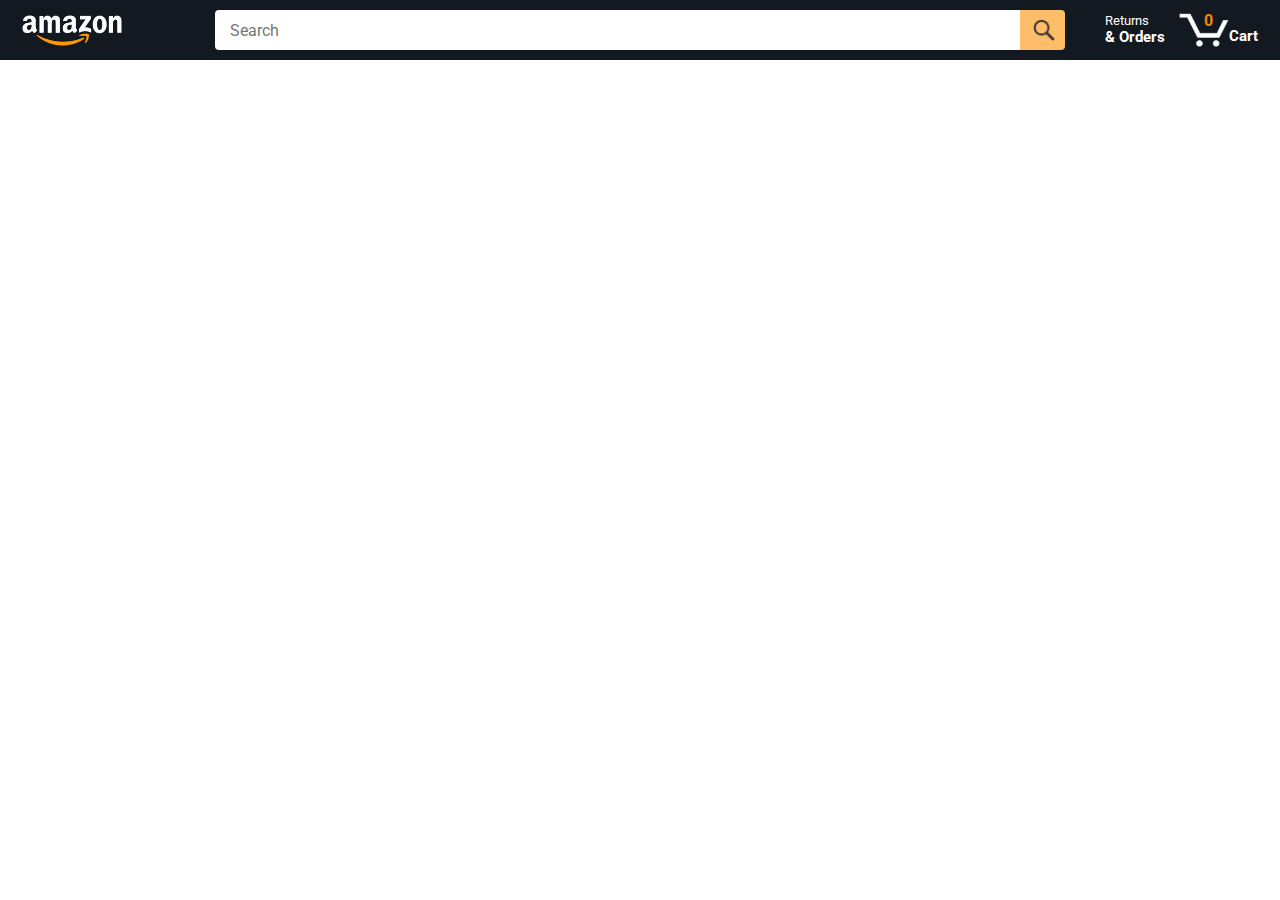
<file: index.html>
<!DOCTYPE html>
<html>
  <head>
    <title>Amazon Project</title>

    <!-- This code is needed for responsive design to work.
      (Responsive design = make the website look good on
      smaller screen sizes like a phone or a tablet). -->
    <meta name="viewport" content="width=device-width, initial-scale=1">

    <!-- Load a font called Roboto from Google Fonts. -->
    <link rel="preconnect" href="https://fonts.googleapis.com">
    <link rel="preconnect" href="https://fonts.gstatic.com" crossorigin>
    <link href="https://fonts.googleapis.com/css2?family=Roboto:wght@400;500;700&display=swap" rel="stylesheet">

    <!-- Here are the CSS files for this page. -->
    <link rel="stylesheet" href="styles/shared/general.css">
    <link rel="stylesheet" href="styles/shared/amazon-header.css">
    <link rel="stylesheet" href="styles/pages/amazon.css">
  </head>
  <body>
    <div class="amazon-header">
      <div class="amazon-header-left-section">
        <a href="index.html" class="header-link">
          <img class="amazon-logo"
            src="images/amazon-logo-white.png">
          <img class="amazon-mobile-logo"
            src="images/amazon-mobile-logo-white.png">
        </a>
      </div>

      <div class="amazon-header-middle-section">
        <input class="search-bar" type="text" placeholder="Search">

        <button class="search-button">
          <img class="search-icon" src="images/icons/search-icon.png">
        </button>
      </div>

      <div class="amazon-header-right-section">
        <a class="orders-link header-link" href="orders.html">
          <span class="returns-text">Returns</span>
          <span class="orders-text">& Orders</span>
        </a>

        <a class="cart-link header-link" href="checkout.html">
          <img class="cart-icon" src="images/icons/cart-icon.png">
          <div class="cart-quantity js-cart-quantity">0</div>
          <div class="cart-text">Cart</div>
        </a>
      </div>
    </div>
    
    <div class="main">
      <div class="products-grid js-products-grid">

      </div>
    </div>
    <script type="module" src="scripts/amazon.js"></script>
    
  </body>
</html>
</file>
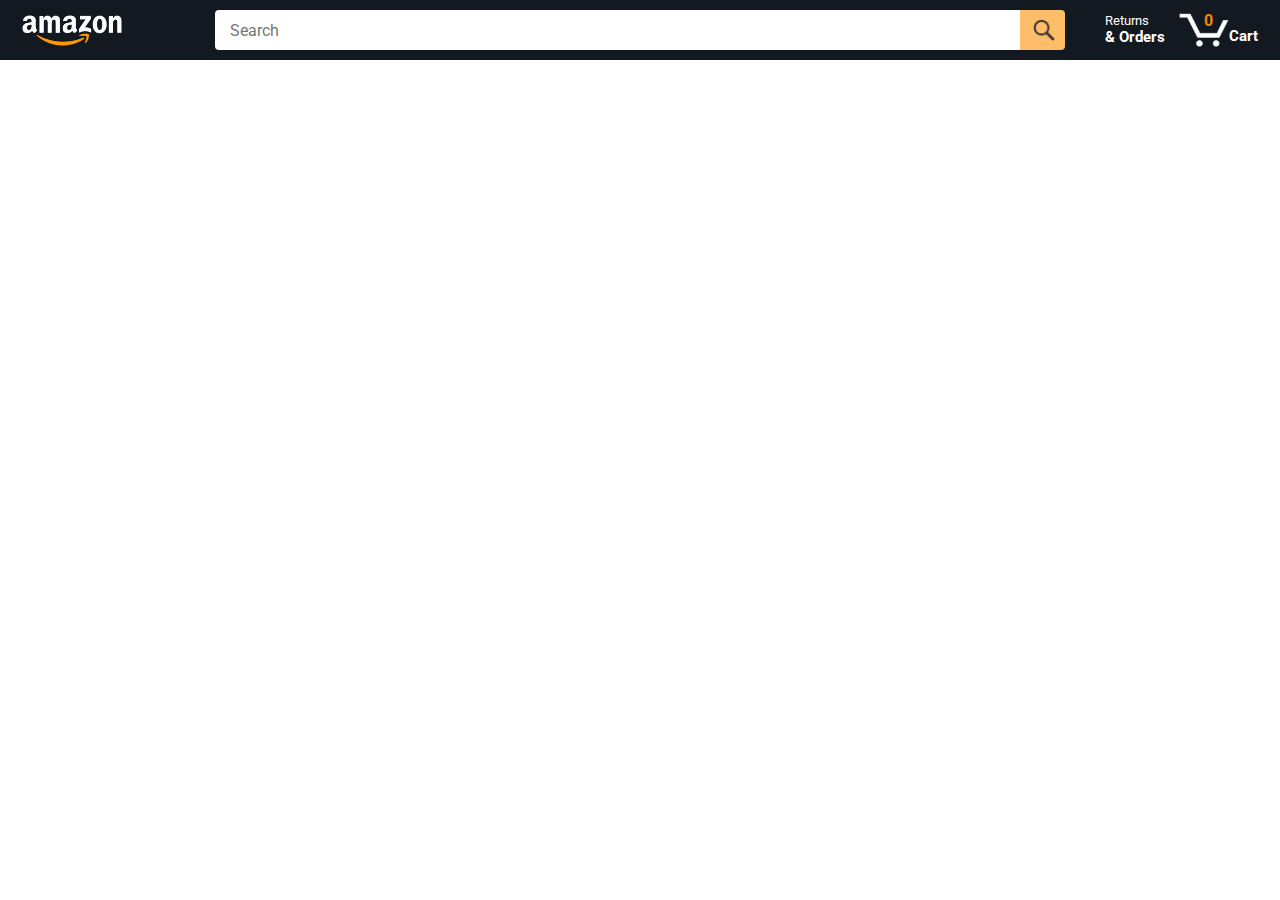
<file: amazon.html>
<!DOCTYPE html>
<html>
  <head>
    <title>Amazon Project</title>

    <!-- This code is needed for responsive design to work.
      (Responsive design = make the website look good on
      smaller screen sizes like a phone or a tablet). -->
    <meta name="viewport" content="width=device-width, initial-scale=1">

    <!-- Load a font called Roboto from Google Fonts. -->
    <link rel="preconnect" href="https://fonts.googleapis.com">
    <link rel="preconnect" href="https://fonts.gstatic.com" crossorigin>
    <link href="https://fonts.googleapis.com/css2?family=Roboto:wght@400;500;700&display=swap" rel="stylesheet">

    <!-- Here are the CSS files for this page. -->
    <link rel="stylesheet" href="styles/shared/general.css">
    <link rel="stylesheet" href="styles/shared/amazon-header.css">
    <link rel="stylesheet" href="styles/pages/amazon.css">
  </head>
  <body>
    <div class="amazon-header">
      <div class="amazon-header-left-section">
        <a href="amazon.html" class="header-link">
          <img class="amazon-logo"
            src="images/amazon-logo-white.png">
          <img class="amazon-mobile-logo"
            src="images/amazon-mobile-logo-white.png">
        </a>
      </div>

      <div class="amazon-header-middle-section">
        <input class="search-bar" type="text" placeholder="Search">

        <button class="search-button">
          <img class="search-icon" src="images/icons/search-icon.png">
        </button>
      </div>

      <div class="amazon-header-right-section">
        <a class="orders-link header-link" href="orders.html">
          <span class="returns-text">Returns</span>
          <span class="orders-text">& Orders</span>
        </a>

        <a class="cart-link header-link" href="checkout.html">
          <img class="cart-icon" src="images/icons/cart-icon.png">
          <div class="cart-quantity js-cart-quantity">0</div>
          <div class="cart-text">Cart</div>
        </a>
      </div>
    </div>
    
    <div class="main">
      <div class="products-grid js-products-grid">

      </div>
    </div>
    <script type="module" src="scripts/amazon.js"></script>
    
  </body>
</html>
</file>
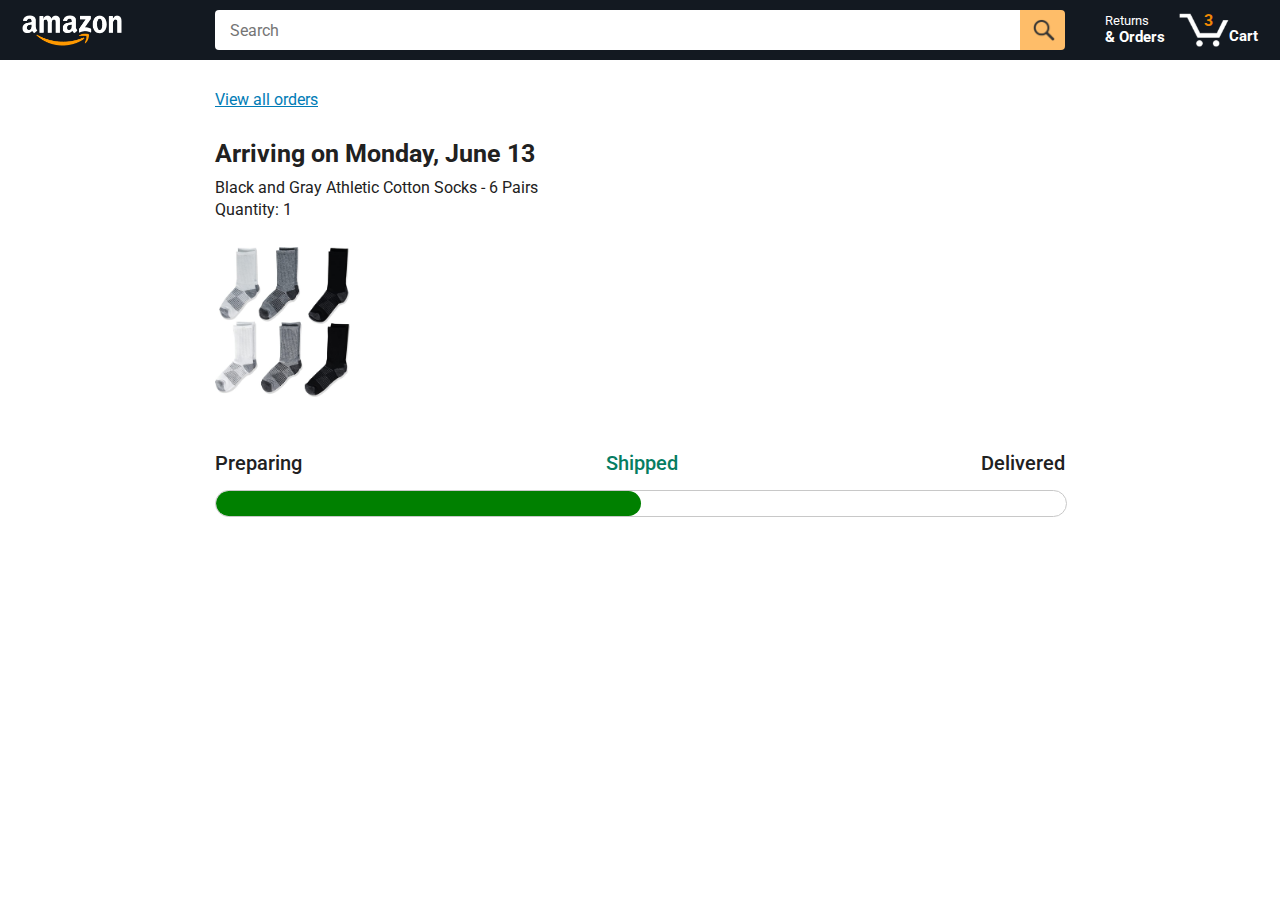
<file: tracking.html>
<!DOCTYPE html>
<html>
  <head>
    <title>Tracking</title>

    <!-- This code is needed for responsive design to work.
      (Responsive design = make the website look good on
      smaller screen sizes like a phone or a tablet). -->
    <meta name="viewport" content="width=device-width, initial-scale=1">

    <!-- Load a font called Roboto from Google Fonts. -->
    <link rel="preconnect" href="https://fonts.googleapis.com">
    <link rel="preconnect" href="https://fonts.gstatic.com" crossorigin>
    <link href="https://fonts.googleapis.com/css2?family=Roboto:wght@400;500;700&display=swap" rel="stylesheet">

    <!-- Here are the CSS files for this page. -->
    <link rel="stylesheet" href="styles/shared/general.css">
    <link rel="stylesheet" href="styles/shared/amazon-header.css">
    <link rel="stylesheet" href="styles/pages/tracking.css">
  </head>
  <body>
    <div class="amazon-header">
      <div class="amazon-header-left-section">
        <a href="index.html" class="header-link">
          <img class="amazon-logo"
            src="images/amazon-logo-white.png">
          <img class="amazon-mobile-logo"
            src="images/amazon-mobile-logo-white.png">
        </a>
      </div>

      <div class="amazon-header-middle-section">
        <input class="search-bar" type="text" placeholder="Search">

        <button class="search-button">
          <img class="search-icon" src="images/icons/search-icon.png">
        </button>
      </div>

      <div class="amazon-header-right-section">
        <a class="orders-link header-link" href="orders.html">
          <span class="returns-text">Returns</span>
          <span class="orders-text">& Orders</span>
        </a>

        <a class="cart-link header-link" href="checkout.html">
          <img class="cart-icon" src="images/icons/cart-icon.png">
          <div class="cart-quantity">3</div>
          <div class="cart-text">Cart</div>
        </a>
      </div>
    </div>

    <div class="main">
      <div class="order-tracking">
        <a class="back-to-orders-link link-primary" href="orders.html">
          View all orders
        </a>

        <div class="delivery-date">
          Arriving on Monday, June 13
        </div>

        <div class="product-info">
          Black and Gray Athletic Cotton Socks - 6 Pairs
        </div>

        <div class="product-info">
          Quantity: 1
        </div>

        <img class="product-image" src="images/products/athletic-cotton-socks-6-pairs.jpg">

        <div class="progress-labels-container">
          <div class="progress-label">
            Preparing
          </div>
          <div class="progress-label current-status">
            Shipped
          </div>
          <div class="progress-label">
            Delivered
          </div>
        </div>

        <div class="progress-bar-container">
          <div class="progress-bar"></div>
        </div>
      </div>
    </div>
  </body>
</html>
</file>
<file: styles/shared/general.css>
body {
  font-family: Roboto, Arial;
  color: rgb(33, 33, 33);
  /* The <body> element has a default margin of 8px
     on all sides. This removes the default margins. */
  margin: 0;
}

/* <p> elements have a default margin on the top
   and bottom. This removes the default margins. */
p {
  margin: 0;
}

button {
  cursor: pointer;
}

select {
  cursor: pointer;
}

input, select, button {
  font-family: Roboto, Arial;
}

.button-primary {
  color: rgb(33, 33, 33);
  background-color: rgb(255, 216, 20);
  border: 1px solid rgb(252, 210, 0);
  border-radius: 8px;
  cursor: pointer;
  box-shadow: 0 2px 5px rgba(213, 217, 217, 0.5);
}

.button-primary:hover {
  background-color: rgb(247, 202, 0);
  border: 1px solid rgb(242, 194, 0);
}

.button-primary:active {
  background: rgb(255, 216, 20);
  border-color: rgb(252, 210, 0);
  box-shadow: none;
}

.button-secondary {
  color: rgb(33, 33, 33);
  background: white;
  border: 1px solid rgb(213, 217, 217);
  border-radius: 8px;
  cursor: pointer;
  box-shadow: 0 2px 5px rgba(213, 217, 217, 0.5);
}

.button-secondary:hover {
  background-color: rgb(247, 250, 250);
}

.button-secondary:active {
  background-color: rgb(237, 253, 255);
  box-shadow: none;
}

/* These styles will limit text to 2 lines. Anything
   beyond 2 lines will be replaced with "..."
   You can find this code by using an A.I. tool or by
   searching in Google.
   https://css-tricks.com/almanac/properties/l/line-clamp/ */
.limit-text-to-2-lines {
  display: -webkit-box;
  -webkit-line-clamp: 2;
  -webkit-box-orient: vertical;
  overflow: hidden;
}

.link-primary {
  color: rgb(1, 124, 182);
  cursor: pointer;
}

.link-primary:hover {
  color: rgb(196, 80, 0);
}

/* Styles for dropdown selectors. */
select {
  color: rgb(33, 33, 33);
  background-color: rgb(240, 240, 240);
  border: 1px solid rgb(213, 217, 217);
  border-radius: 8px;
  padding: 3px 5px;
  font-size: 15px;
  cursor: pointer;
  box-shadow: 0 2px 5px rgba(213, 217, 217, 0.5);
}

select:focus,
input:focus {
  outline: 2px solid rgb(255, 153, 0);
}
</file>
<file: styles/shared/amazon-header.css>
.amazon-header {
  background-color: rgb(19, 25, 33);
  color: white;
  padding-left: 15px;
  padding-right: 15px;

  display: flex;
  align-items: center;
  justify-content: space-between;

  position: fixed;
  top: 0;
  left: 0;
  right: 0;
  height: 60px;
}

.amazon-header-left-section {
  width: 180px;
}

@media (max-width: 800px) {
  .amazon-header-left-section {
    width: unset;
  }
}

.header-link {
  display: inline-block;
  padding: 6px;
  border-radius: 2px;
  cursor: pointer;
  text-decoration: none;
  border: 1px solid rgba(0, 0, 0, 0);
}

.header-link:hover {
  border: 1px solid white;
}

.amazon-logo {
  width: 100px;
  margin-top: 5px;
}

.amazon-mobile-logo {
  display: none;
}

@media (max-width: 575px) {
  .amazon-logo {
    display: none;
  }

  .amazon-mobile-logo {
    display: block;
    height: 35px;
    margin-top: 5px;
  }
}

.amazon-header-middle-section {
  flex: 1;
  max-width: 850px;
  margin-left: 10px;
  margin-right: 10px;
  display: flex;
}

.search-bar {
  flex: 1;
  width: 0;
  font-size: 16px;
  height: 38px;
  padding-left: 15px;
  border: none;
  border-top-left-radius: 4px;
  border-bottom-left-radius: 4px;
  border-top-right-radius: 0;
  border-bottom-right-radius: 0;
}

.search-button {
  background-color: rgb(254, 189, 105);
  border: none;
  width: 45px;
  height: 40px;
  border-top-right-radius: 4px;
  border-bottom-right-radius: 4px;
  flex-shrink: 0;
}

.search-icon {
  height: 22px;
  margin-left: 2px;
  margin-top: 3px;
}

.amazon-header-right-section {
  width: 180px;
  flex-shrink: 0;
  display: flex;
  justify-content: end;
}

.orders-link {
  color: white;
}

.returns-text {
  display: block;
  font-size: 13px;
}

.orders-text {
  display: block;
  font-size: 15px;
  font-weight: 700;
}

.cart-link {
  color: white;
  display: flex;
  align-items: center;
  position: relative;
}

.cart-icon {
  width: 50px;
}

.cart-text {
  margin-top: 12px;
  font-size: 15px;
  font-weight: 700;
}

.cart-quantity {
  color: rgb(240, 136, 4);
  font-size: 16px;
  font-weight: 700;

  position: absolute;
  top: 4px;
  left: 22px;
  
  width: 26px;
  text-align: center;
}
</file>
<file: styles/pages/amazon.css>
.main {
  margin-top: 60px;
}

.products-grid {
  display: grid;

  /* - In CSS Grid, 1fr means a column will take up the
       remaining space in the grid.
     - If we write 1fr 1fr ... 1fr; 8 times, this will
       divide the grid into 8 columns, each taking up an
       equal amount of the space.
     - repeat(8, 1fr); is a shortcut for repeating "1fr"
       8 times (instead of typing out "1fr" 8 times).
       repeat(...) is a special property that works with
       display: grid; */
  grid-template-columns: repeat(8, 1fr);
}

/* @media is used to create responsive design (making the
   website look good on any screen size). This @media
   means when the screen width is 2000px or less, we
   will divide the grid into 7 columns instead of 8. */
@media (max-width: 2000px) {
  .products-grid {
    grid-template-columns: repeat(7, 1fr);
  }
}

/* This @media means when the screen width is 1600px or
   less, we will divide the grid into 6 columns. */
@media (max-width: 1600px) {
  .products-grid {
    grid-template-columns: repeat(6, 1fr);
  }
}

@media (max-width: 1300px) {
  .products-grid {
    grid-template-columns: repeat(5, 1fr);
  }
}

@media (max-width: 1000px) {
  .products-grid {
    grid-template-columns: repeat(4, 1fr);
  }
}

@media (max-width: 800px) {
  .products-grid {
    grid-template-columns: repeat(3, 1fr);
  }
}

@media (max-width: 575px) {
  .products-grid {
    grid-template-columns: repeat(2, 1fr);
  }
}

@media (max-width: 450px) {
  .products-grid {
    grid-template-columns: 1fr;
  }
}

.product-container {
  padding-top: 40px;
  padding-bottom: 25px;
  padding-left: 25px;
  padding-right: 25px;

  border-right: 1px solid rgb(231, 231, 231);
  border-bottom: 1px solid rgb(231, 231, 231);

  display: flex;
  flex-direction: column;
}

.product-image-container {
  display: flex;
  justify-content: center;
  align-items: center;

  height: 180px;
  margin-bottom: 20px;
}

.product-image {
  /* Images will overflow their container by default. To
    prevent this, we set max-width and max-height to 100%
    so they stay inside their container. */
  max-width: 100%;
  max-height: 100%;
}

.product-name {
  height: 40px;
  margin-bottom: 5px;
}

.product-rating-container {
  display: flex;
  align-items: center;
  margin-bottom: 10px;
}

.product-rating-stars {
  width: 100px;
  margin-right: 6px;
}

.product-rating-count {
  color: rgb(1, 124, 182);
  cursor: pointer;
  margin-top: 3px;
}

.product-price {
  font-weight: 700;
  margin-bottom: 10px;
}

.product-quantity-container {
  margin-bottom: 17px;
}

.product-spacer {
  flex: 1;
}

.added-to-cart {
  color: rgb(6, 125, 98);
  font-size: 16px;

  display: flex;
  align-items: center;
  margin-bottom: 8px;

  /* At first, the "Added to cart" message will
     be invisible. Use JavaScript to change the
     opacity and make it visible. */
  opacity: 0;
}

.added-to-cart img {
  height: 20px;
  margin-right: 5px;
}

.add-to-cart-button {
  width: 100%;
  padding: 8px;
  border-radius: 50px;
}
</file>
<file: styles/pages/tracking.css>
.main {
  max-width: 850px;
  margin-top: 90px;
  margin-bottom: 100px;
  padding-left: 30px;
  padding-right: 30px;

  /* margin-left: auto;
     margin-right auto;
     Is a trick for centering an element horizontally
     without needing a container. */
  margin-left: auto;
  margin-right: auto;
}

.back-to-orders-link {
  display: inline-block;
  margin-bottom: 30px;
}

.delivery-date {
  font-size: 25px;
  font-weight: 700;
  margin-bottom: 10px;
}

.product-info {
  margin-bottom: 3px;
}

.product-image {
  max-width: 150px;
  max-height: 150px;
  margin-top: 25px;
  margin-bottom: 50px;
}

.progress-labels-container {
  display: flex;
  justify-content: space-between;
  font-size: 20px;
  font-weight: 500;
  margin-bottom: 15px;
}

.current-status {
  color: rgb(6, 125, 98);
}

@media (max-width: 575px) {
  .progress-labels-container {
    font-size: 16px;
  }
}

@media (max-width: 450px) {
  .progress-labels-container {
    flex-direction: column;
    margin-bottom: 5px;
  }

  .progress-label {
    margin-bottom: 3px;
  }
}

.progress-bar-container {
  height: 25px;
  width: 100%;

  border: 1px solid rgb(200, 200, 200);
  border-radius: 50px;
  overflow: hidden;
}

.progress-bar {
  height: 100%;
  background-color: green;
  border-radius: 50px;
  width: 50%;
}
</file>
